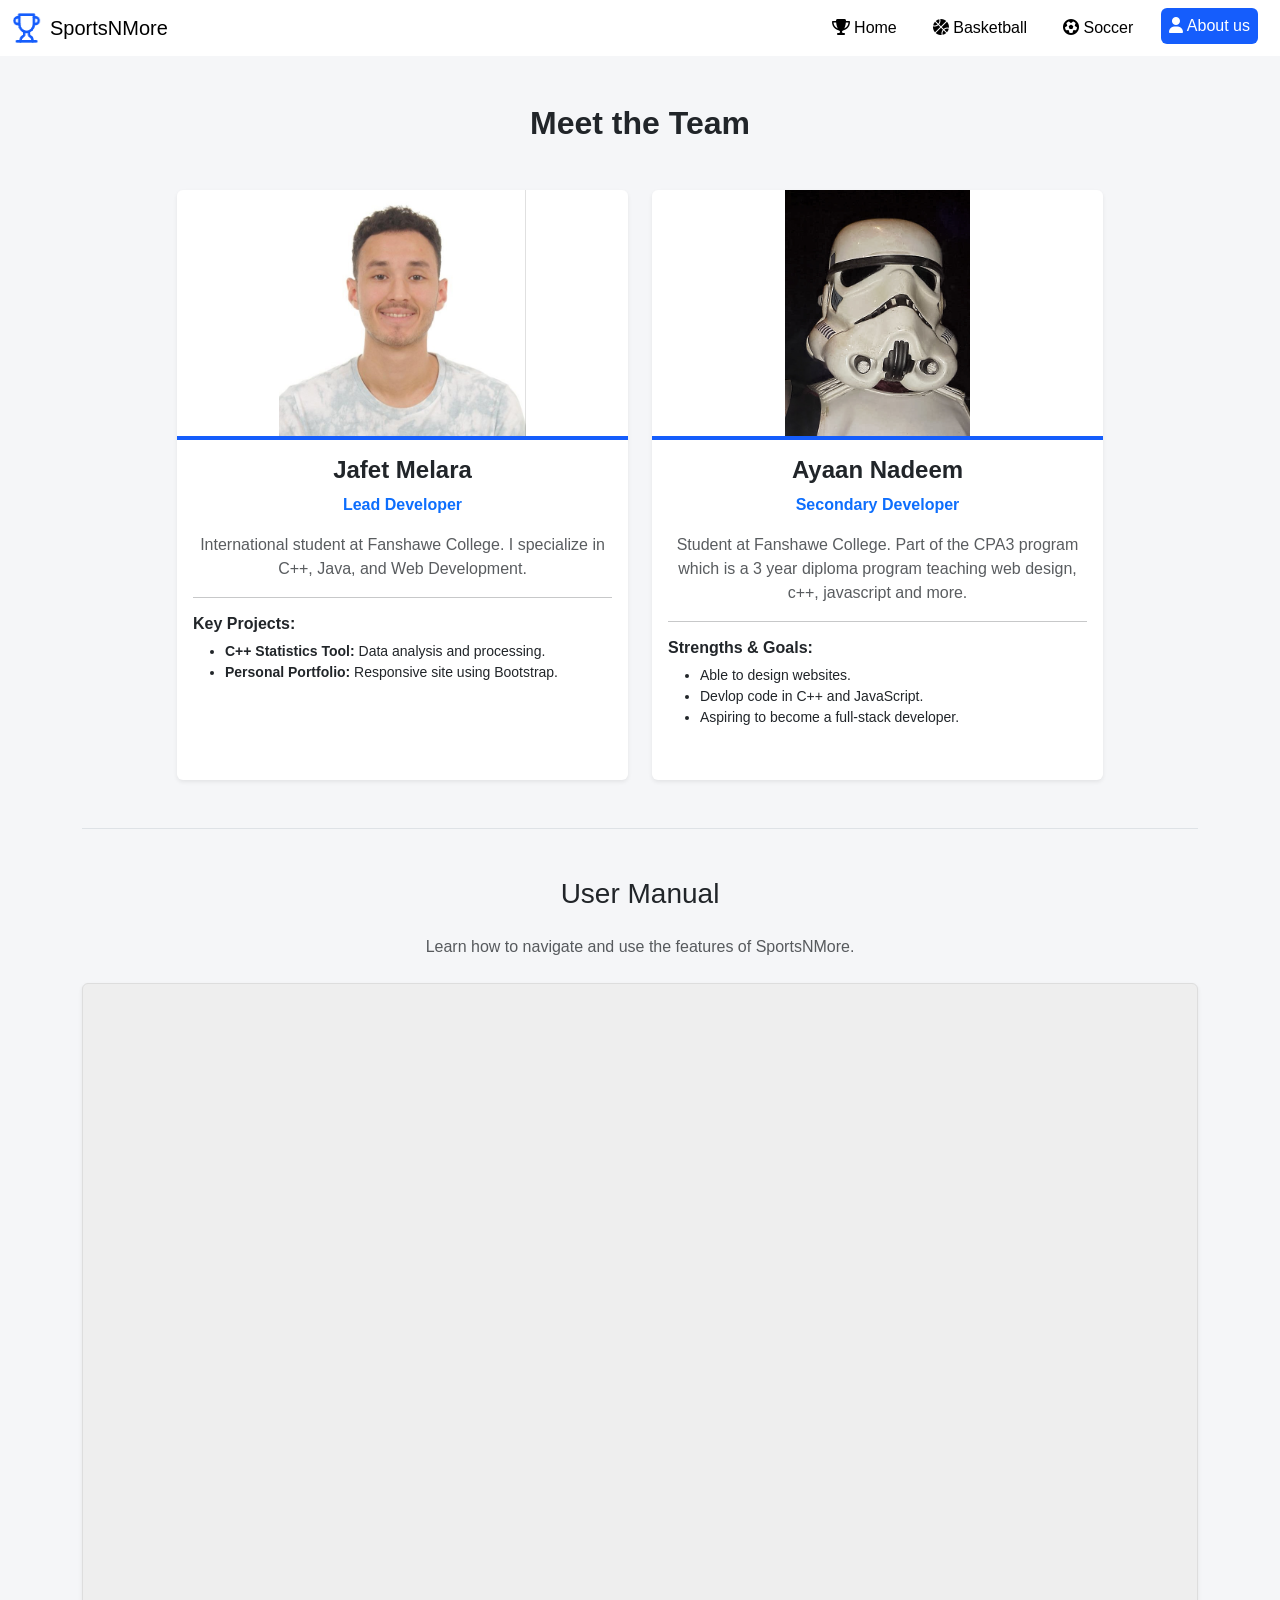
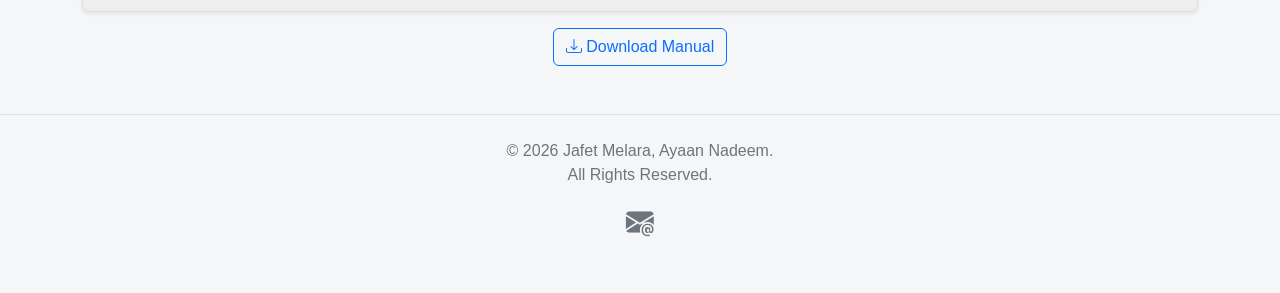
<file: SportsNMore/html/about.html>
<!DOCTYPE html>
<html lang="en">

<head>
    <meta charset="UTF-8">
    <meta name="viewport" content="width=device-width, initial-scale=1.0">
    <title>About Us - SportsNMore</title>

    <!-- Bootstrap CSS -->
    <link href="https://cdn.jsdelivr.net/npm/bootstrap@5.3.8/dist/css/bootstrap.min.css" rel="stylesheet"
        integrity="sha384-sRIl4kxILFvY47J16cr9ZwB07vP4J8+LH7qKQnuqkuIAvNWLzeN8tE5YBujZqJLB" crossorigin="anonymous">
    <!-- Bootstrap JS Bundle -->
    <script src="https://cdn.jsdelivr.net/npm/bootstrap@5.3.8/dist/js/bootstrap.bundle.min.js"
        integrity="sha384-FKyoEForCGlyvwx9Hj09JcYn3nv7wiPVlz7YYwJrWVcXK/BmnVDxM+D2scQbITxI"
        crossorigin="anonymous"></script>
    <!-- Bootstrap Icons -->
    <link rel="stylesheet" href="https://cdn.jsdelivr.net/npm/bootstrap-icons@1.11.3/font/bootstrap-icons.min.css">
    <!-- Custom CSS -->
    <link rel="stylesheet" href="https://cdnjs.cloudflare.com/ajax/libs/font-awesome/6.5.1/css/all.min.css">
    <link rel="stylesheet" href="../css/main.css">
</head>

<body>
    <!-- NAVIGATION -->
    <nav class="navbar navbar-expand-lg" data-bs-theme="light">
        <div class="container-fluid">
            <img src="../img/logo.png" alt="Logo - trophy" width="30" height="40"
                class="d-inline-block align-text-top me-2">
            <a class="navbar-brand" href="index.html">SportsNMore</a>
            <button class="navbar-toggler" type="button" data-bs-toggle="collapse"
                data-bs-target="#navbarSupportedContent" aria-controls="navbarSupportedContent" aria-expanded="false"
                aria-label="Toggle navigation">
                <span class="navbar-toggler-icon"></span>
            </button>
            <div class="collapse navbar-collapse" id="navbarSupportedContent">
                <ul class="navbar-nav ms-auto mb-2 mb-lg-0">
                    <li class="nav-item">
                        <a class="nav-link" href="index.html"><i class="fa-solid fas fa-trophy"></i> Home</a>
                    </li>
                    <li class="nav-item">
                        <a class="nav-link" href="basketball.html"><i class="fa-solid fa-basketball"></i> Basketball</a>
                    </li>
                    <li class="nav-item">
                        <a class="nav-link" href="soccer.html"> <i class="fa-solid fa-futbol"></i> Soccer</a>
                    </li>
                    <li class="nav-item">
                        <a class="nav-link active" href="about.html"> <i class="fa-solid fas fa-user"></i> About us</a>
                    </li>
                </ul>
            </div>
        </div>
    </nav>

    <!-- MAIN CONTENT -->
    <main class="container my-5">
        <h2 class="text-center mb-5 fw-bold">Meet the Team</h2>

        <!-- TEAM MEMBERS -->
        <div class="row g-4 justify-content-center">
            <!-- TEAM MEMBER 1 -->
            <div class="col-md-5">
                <div class="card h-100 border-0 shadow-sm profile-card">
                    <img src="../img/jafetMelara.jpg" class="card-img-top profile-img" alt="Jafet Melara">
                    <div class="card-body text-center">
                        <h4 class="card-title fw-bold">Jafet Melara</h4>
                        <p class="text-primary fw-semibold">Lead Developer</p>
                        <p class="card-text text-muted">International student at Fanshawe College. I specialize in C++,
                            Java, and Web Development.</p>
                        <hr>
                        <h6 class="fw-bold text-start">Key Projects:</h6>
                        <ul class="text-start small">
                            <li><strong>C++ Statistics Tool:</strong> Data analysis and processing.</li>
                            <li><strong>Personal Portfolio:</strong> Responsive site using Bootstrap.</li>
                        </ul>
                    </div>
                </div>
            </div>

            <!-- TEAM MEMBER 2 -->
            <div class="col-md-5">
                <div class="card h-100 border-0 shadow-sm profile-card">
                    <img src="../img/Starwars.jpg" class="card-img-top profile-img" alt="Ayaan Nadeem" title="https://share.google/ZrpSS0G3Ryx3iHhcw">
                    <div class="card-body text-center">
                        <h4 class="card-title fw-bold">Ayaan Nadeem</h4>
                        <p class="text-primary fw-semibold">Secondary Developer</p>
                        <p class="card-text text-muted">Student at Fanshawe College. Part of the CPA3 program which is a 
                            3 year diploma program teaching web design, c++, javascript and more.</p>
                        <hr>
                        <h6 class="fw-bold text-start">Strengths & Goals:</h6>
                        <ul class="text-start small">
                            <li>Able to design websites.</li>
                            <li>Devlop code in C++ and JavaScript.</li>
                            <li>Aspiring to become a full-stack developer.</li>
                        </ul>
                    </div>
                </div>
            </div>

        </div>

        <!-- USER MANUAL -->
        <section class="mt-5 pt-5 border-top">
            <h3 class="text-center mb-4">User Manual</h3>
            <p class="text-center text-muted mb-4">Learn how to navigate and use the features of SportsNMore.</p>

            <div class="ratio ratio-16x9 shadow-sm rounded overflow-hidden">
                <iframe src="../docs/UserManualSportsNMore.pdf" allow="autoplay"></iframe>
            </div>

            <div class="text-center mt-3">
                <a href="../docs/UserManualSportsNMore.pdf" download class="btn btn-outline-primary">
                    <i class="bi bi-download"></i> Download Manual
                </a>
            </div>
        </section>

    </main>

    <!-- FOOTER -->
    <footer class="py-4 my-4 border-top text-center">
        <p class="text-secondary">© 2026 Jafet Melara, Ayaan Nadeem. <br>All Rights Reserved.</p>
        <div class="d-flex justify-content-center">
            <a href="mailto:j_melarapaises@fanshawe.ca" class="text-secondary fs-3">
                <i class="bi bi-envelope-at-fill"></i>
            </a>
        </div>
    </footer>

</body>

</html>
</file>
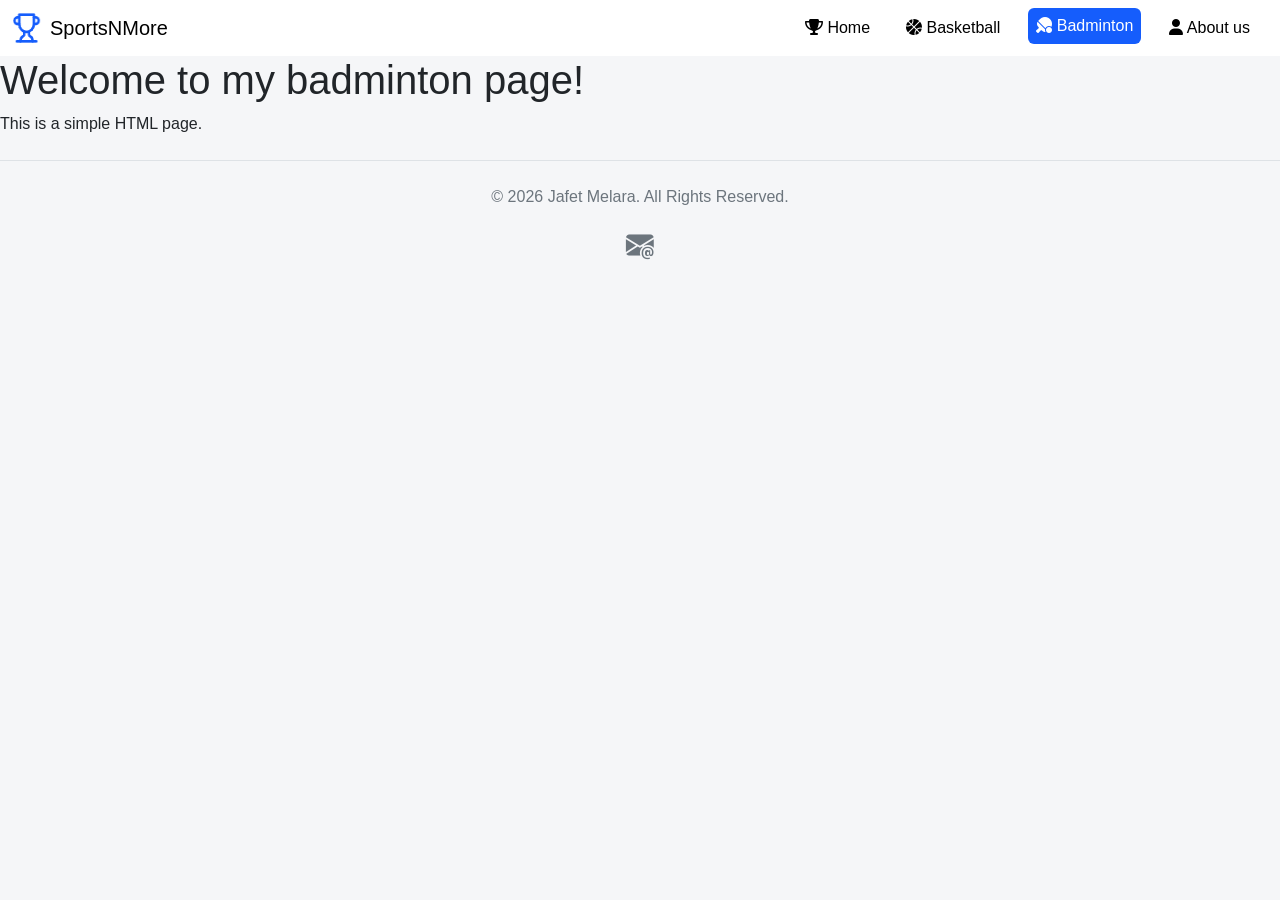
<file: SportsNMore/html/badminton.html>
<!DOCTYPE html>
<html lang="en">

<head>
    <meta charset="UTF-8">
    <meta name="viewport" content="width=device-width, initial-scale=1.0">
    <title>Jafet Melara - About</title>

    <!-- Bootstrap CSS -->
    <link href="https://cdn.jsdelivr.net/npm/bootstrap@5.3.8/dist/css/bootstrap.min.css" rel="stylesheet"
        integrity="sha384-sRIl4kxILFvY47J16cr9ZwB07vP4J8+LH7qKQnuqkuIAvNWLzeN8tE5YBujZqJLB" crossorigin="anonymous">
    <!-- Bootstrap JS Bundle -->
    <script src="https://cdn.jsdelivr.net/npm/bootstrap@5.3.8/dist/js/bootstrap.bundle.min.js"
        integrity="sha384-FKyoEForCGlyvwx9Hj09JcYn3nv7wiPVlz7YYwJrWVcXK/BmnVDxM+D2scQbITxI"
        crossorigin="anonymous"></script>
    <!-- Bootstrap Icons -->
    <link rel="stylesheet" href="https://cdn.jsdelivr.net/npm/bootstrap-icons@1.11.3/font/bootstrap-icons.min.css">
    <!-- Custom CSS -->
     <link rel="stylesheet" href="https://cdnjs.cloudflare.com/ajax/libs/font-awesome/6.5.1/css/all.min.css">

    <link rel="stylesheet" href="../css/main.css">
</head>

<body>

    <nav class="navbar navbar-expand-lg" data-bs-theme="light">
        <div class="container-fluid">
            <img src="../img/logo.png" alt="Logo - trophy" width="30" height="40" class="d-inline-block align-text-top me-2"> 
            <a class="navbar-brand" href="index.html">SportsNMore</a>
            <button class="navbar-toggler" type="button" data-bs-toggle="collapse"
                data-bs-target="#navbarSupportedContent" aria-controls="navbarSupportedContent" aria-expanded="false"
                aria-label="Toggle navigation">
                <span class="navbar-toggler-icon"></span>
            </button>
            <div class="collapse navbar-collapse" id="navbarSupportedContent">
                <ul class="navbar-nav ms-auto mb-2 mb-lg-0">
                    <li class="nav-item">
                        <a class="nav-link" href="index.html"><i class="fa-solid fas fa-trophy"></i> Home</a>
                    </li>
                    <li class="nav-item">
                        <a class="nav-link" href="basketball.html"><i class="fa-solid fa-basketball"></i> Basketball</a>
                    </li>
                    <li class="nav-item">
                        <a class="nav-link active" href="badminton.html"> <i class="fa-solid fa-table-tennis"></i> Badminton</a>
                    </li>
                     <li class="nav-item">
                        <a class="nav-link" href="about.html"> <i class="fa-solid fas fa-user"></i> About us</a>  
                    </li>
                </ul>
            </div>
        </div>
    </nav>

    <h1>Welcome to my badminton page!</h1>
    <p>This is a simple HTML page.</p>

    <footer class="py-4 my-4 border-top text-center">
        <p class="text-secondary">© 2026 Jafet Melara. All Rights Reserved.</p>
        <div class="d-flex justify-content-center">
            <a href="mailto:j_melarapaises@fanshawe.ca" class="text-secondary fs-3">
                <i class="bi bi-envelope-at-fill"></i>
            </a>
        </div>
    </footer>
</body>

</html>
</file>
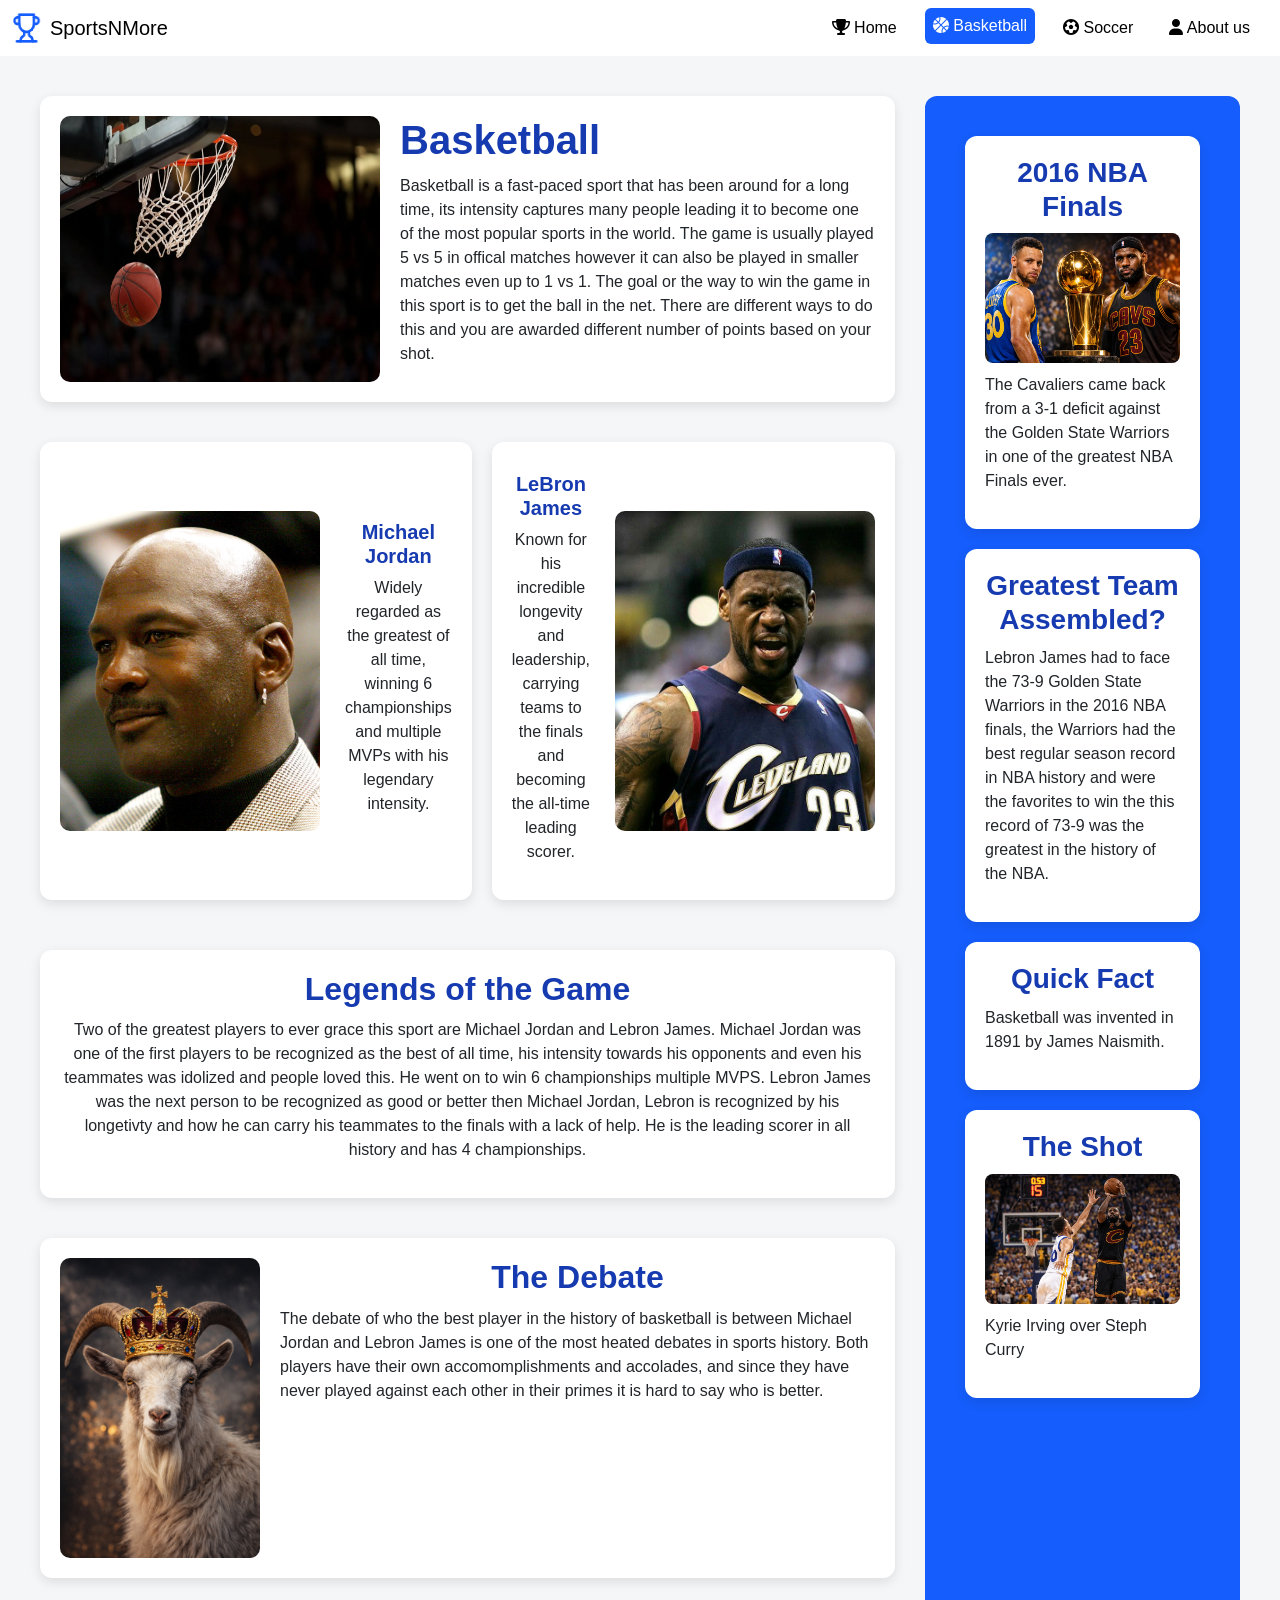
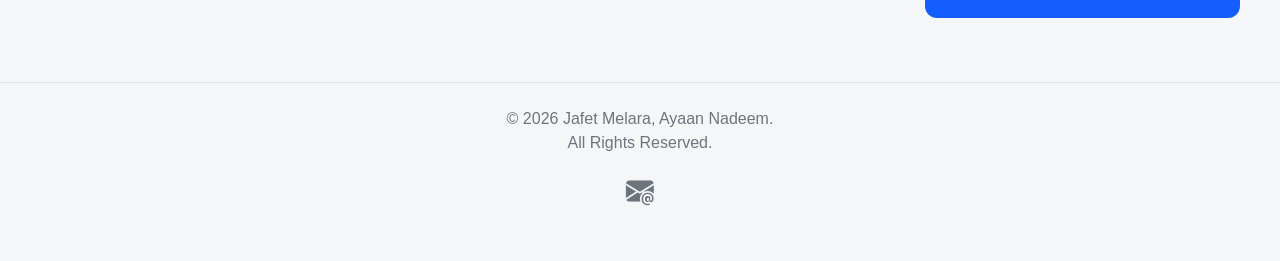
<file: SportsNMore/html/basketball.html>
<!DOCTYPE html>
<html lang="en">

<head>
    <meta charset="UTF-8">
    <meta name="viewport" content="width=device-width, initial-scale=1.0">
    <title>Basketball - SportsNMore</title>

    <!-- Bootstrap CSS -->
    <link href="https://cdn.jsdelivr.net/npm/bootstrap@5.3.8/dist/css/bootstrap.min.css" rel="stylesheet"
        integrity="sha384-sRIl4kxILFvY47J16cr9ZwB07vP4J8+LH7qKQnuqkuIAvNWLzeN8tE5YBujZqJLB" crossorigin="anonymous">
    <!-- Bootstrap JS Bundle -->
    <script src="https://cdn.jsdelivr.net/npm/bootstrap@5.3.8/dist/js/bootstrap.bundle.min.js"
        integrity="sha384-FKyoEForCGlyvwx9Hj09JcYn3nv7wiPVlz7YYwJrWVcXK/BmnVDxM+D2scQbITxI"
        crossorigin="anonymous"></script>
    <!-- Bootstrap Icons -->
    <link rel="stylesheet" href="https://cdn.jsdelivr.net/npm/bootstrap-icons@1.11.3/font/bootstrap-icons.min.css">
    <!-- Custom CSS -->
    <link rel="stylesheet" href="https://cdnjs.cloudflare.com/ajax/libs/font-awesome/6.5.1/css/all.min.css">

    <link rel="stylesheet" href="../css/main.css">
</head>

<body>

    <nav class="navbar navbar-expand-lg" data-bs-theme="light">
        <div class="container-fluid">
            <img src="../img/logo.png" alt="Logo - trophy" width="30" height="40"
                class="d-inline-block align-text-top me-2">
            <a class="navbar-brand" href="index.html">SportsNMore</a>
            <button class="navbar-toggler" type="button" data-bs-toggle="collapse"
                data-bs-target="#navbarSupportedContent" aria-controls="navbarSupportedContent" aria-expanded="false"
                aria-label="Toggle navigation">
                <span class="navbar-toggler-icon"></span>
            </button>
            <div class="collapse navbar-collapse" id="navbarSupportedContent">
                <ul class="navbar-nav ms-auto mb-2 mb-lg-0">
                    <li class="nav-item">
                        <a class="nav-link" href="index.html"><i class="fa-solid fas fa-trophy"></i> Home</a>
                    </li>
                    <li class="nav-item">
                        <a class="nav-link active" href="basketball.html"><i class="fa-solid fa-basketball"></i>
                            Basketball</a>
                    </li>
                    <li class="nav-item">
                        <a class="nav-link" href="soccer.html"> <i class="fa-solid fa-futbol"></i> Soccer</a>
                    </li>
                    <li class="nav-item">
                        <a class="nav-link" href="about.html"> <i class="fa-solid fas fa-user"></i> About us</a>
                    </li>
                </ul>
            </div>
        </div>
    </nav>




    <main class="basketball-page">
        <div class="basketball-layout">

            <section class="basketball-main">


                <div class="intro-box">
                    <img src="../img/basketball.png" alt="Basketball" class="intro-img">

                    <div class="intro-text">
                        <h1>Basketball</h1>
                        <p>

                            Basketball is a fast-paced sport that has been around for a long time, its intensity
                            captures many people leading it
                            to become one of the most popular sports in the world. The game is usually played 5 vs 5 in
                            offical matches however
                            it can also be played in smaller matches even up to 1 vs 1. The goal or the way to win the
                            game in this sport is to
                            get the ball in the net. There are different ways to do this and you are awarded different
                            number of points based on your shot.

                        </p>
                    </div>
                </div>


                <div class="players-box">
                    <div class="soccer-section"> <img src="../img/Michael_Jordan.jpg" alt="Michael Jordan"
                            class="soccer-img">
                        <div class="soccer-text">
                            <h4 class="player-name">Michael Jordan</h4>
                            <p>Widely regarded as the greatest of all time, winning 6 championships and multiple MVPs
                                with his legendary intensity.</p>
                        </div>
                    </div>

                    <div class="soccer-section reverse"> <img src="../img/LEBRON.jpg" alt="LeBron James"
                            class="soccer-img">
                        <div class="soccer-text">
                            <h4 class="player-name">LeBron James</h4>
                            <p>Known for his incredible longevity and leadership, carrying teams to the finals and
                                becoming the all-time leading scorer.</p>
                        </div>
                    </div>
                </div>


                <div class="players-text">

                    <h2>Legends of the Game</h2>
                    <p>

                        Two of the greatest players to ever grace this sport are Michael Jordan
                        and Lebron James. Michael Jordan was one of the first players to be recognized as the best of
                        all time,
                        his intensity towards his opponents and even his teammates was idolized and people loved this.
                        He went on to win 6 championships
                        multiple MVPS. Lebron James was the next person to be recognized as good or better then Michael
                        Jordan, Lebron is recognized by his
                        longetivty and how he can carry his teammates to the finals with a lack of help. He is the
                        leading scorer in all history and has 4 championships.

                    </p>
                </div>

                <div class="debate-box">

                    <img src="../img/ChatGPT Image Mar 30, 2026, 01_31_12 PM.png" alt="GOAT Debate" class="debate-img">

                    <div class="debate-text">

                        <h2>The Debate</h2>
                        <p>

                            The debate of who the best player in the history of basketball is between Michael Jordan and
                            Lebron James
                            is one of the most heated debates in sports history. Both players have their own
                            accomomplishments and accolades,
                            and since they have never played against each other in their primes it is hard to say who is
                            better.

                        </p>
                    </div>
                </div>

            </section>

            <aside class="basketball-sidebar">

                <div class="sidebar-box">

                    <h3>
                        <a href="https://youtu.be/Mxv5h-RZWVs?si=pxkY9YtsK5wpkKJq" target="_blank">2016 NBA Finals</a>
                    </h3>
                    <img src="../img/ChatGPT Image Mar 30, 2026, 01_11_35 PM.png" alt="2016 NBA Finals"
                        class="sidebar-img">

                    <p>

                        The Cavaliers came back from a 3-1 deficit against the Golden State Warriors in one of the
                        greatest NBA Finals ever.

                    </p>
                </div>

                <div class="sidebar-box">

                    <h3>Greatest Team Assembled?</h3>
                    <p>

                        Lebron James had to face the 73-9 Golden State Warriors in the 2016 NBA finals, the Warriors had
                        the best regular season record in NBA history and were the favorites to win the
                        this record of 73-9 was the greatest in the history of the NBA.

                    </p>
                </div>

                <div class="sidebar-box">

                    <h3>Quick Fact</h3>
                    <p>

                        Basketball was invented in 1891 by James Naismith.

                    </p>
                </div>

                <div class="sidebar-box">

                    <h3>The Shot</h3>

                    <img src="../img/ChatGPT Image Mar 30, 2026, 01_18_17 PM.png" alt="Kyrie Irving Game 7 Shot"
                        class="sidebar-img">

                    <p>

                        Kyrie Irving over Steph Curry

                    </p>

                </div>
            </aside>

        </div>
    </main>

    <footer class="py-4 my-4 border-top text-center">
        <p class="text-secondary">© 2026 Jafet Melara, Ayaan Nadeem. <br>All Rights Reserved.</p>
        <div class="d-flex justify-content-center">
            <a href="mailto:j_melarapaises@fanshawe.ca" class="text-secondary fs-3">
                <i class="bi bi-envelope-at-fill"></i>
            </a>
        </div>
    </footer>
</body>

</html>
</file>
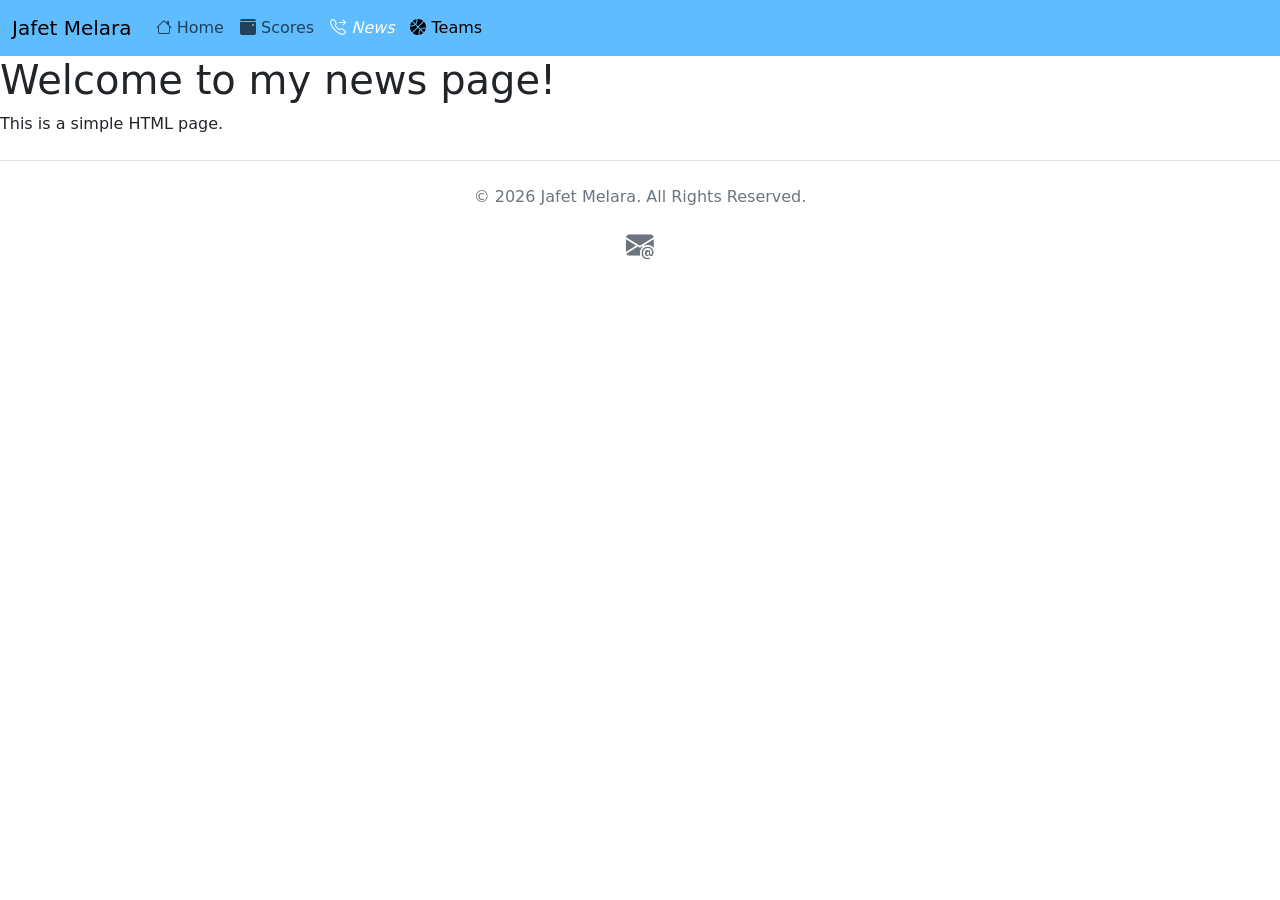
<file: SportsNMore/html/news.html>
<!DOCTYPE html>
<html lang="en">

<head>
    <meta charset="UTF-8">
    <meta name="viewport" content="width=device-width, initial-scale=1.0">
    <title>Jafet Melara - Contact</title>

    <!-- Bootstrap CSS -->
    <link href="https://cdn.jsdelivr.net/npm/bootstrap@5.3.8/dist/css/bootstrap.min.css" rel="stylesheet"
        integrity="sha384-sRIl4kxILFvY47J16cr9ZwB07vP4J8+LH7qKQnuqkuIAvNWLzeN8tE5YBujZqJLB" crossorigin="anonymous">
    <!-- Bootstrap JS Bundle -->
    <script src="https://cdn.jsdelivr.net/npm/bootstrap@5.3.8/dist/js/bootstrap.bundle.min.js"
        integrity="sha384-FKyoEForCGlyvwx9Hj09JcYn3nv7wiPVlz7YYwJrWVcXK/BmnVDxM+D2scQbITxI"
        crossorigin="anonymous"></script>
    <!-- Bootstrap Icons -->
    <link rel="stylesheet" href="https://cdn.jsdelivr.net/npm/bootstrap-icons@1.11.3/font/bootstrap-icons.min.css">
    <!-- Custom CSS -->
    <link rel="stylesheet" href="https://cdnjs.cloudflare.com/ajax/libs/font-awesome/6.5.1/css/all.min.css">
</head>

<body>

    <nav class="navbar navbar-expand-lg" style="background-color: #5ebcff;" data-bs-theme="light">
        <div class="container-fluid">
            <a class="navbar-brand" href="index.html"> Jafet Melara </a>
            <button class="navbar-toggler" type="button" data-bs-toggle="collapse"
                data-bs-target="#navbarSupportedContent" aria-controls="navbarSupportedContent" aria-expanded="false"
                aria-label="Toggle navigation">
                <span class="navbar-toggler-icon"></span>
            </button>
            <div class="collapse navbar-collapse" id="navbarSupportedContent">
                <ul class="navbar-nav me-auto mb-2 mb-lg-0">
                    <li class="nav-item">
                        <a class="nav-link" aria-current="page" href="index.html"><i class="bi bi-house"></i> Home</a>
                    </li>
                    <li class="nav-item">
                        <a class="nav-link" href="scores.html"><i class="bi bi-calendar3-event-fill"></i> Scores</a>
                    </li>
                    <li class="nav-item">
                        <a class="nav-link active" href="news.html"> <i class="bi bi-telephone-forward"
                                style="color: white;"> News</i></a>
                    </li>
                     <li class="nav-item">
                        <a class="nav-link active" href="teams.html" > <i class="fa-solid fa-basketball" ></i> Teams</a>  
                    </li>
                </ul>
            </div>
        </div>
    </nav>

    <h1>Welcome to my news page!</h1>
    <p>This is a simple HTML page.</p>

    <footer class="py-4 my-4 border-top text-center">
        <p class="text-secondary">© 2026 Jafet Melara. All Rights Reserved.</p>
        <div class="d-flex justify-content-center">
            <a href="mailto:j_melarapaises@fanshawe.ca" class="text-secondary fs-3">
                <i class="bi bi-envelope-at-fill"></i>
            </a>
        </div>
    </footer>
</body>

</html>
</file>
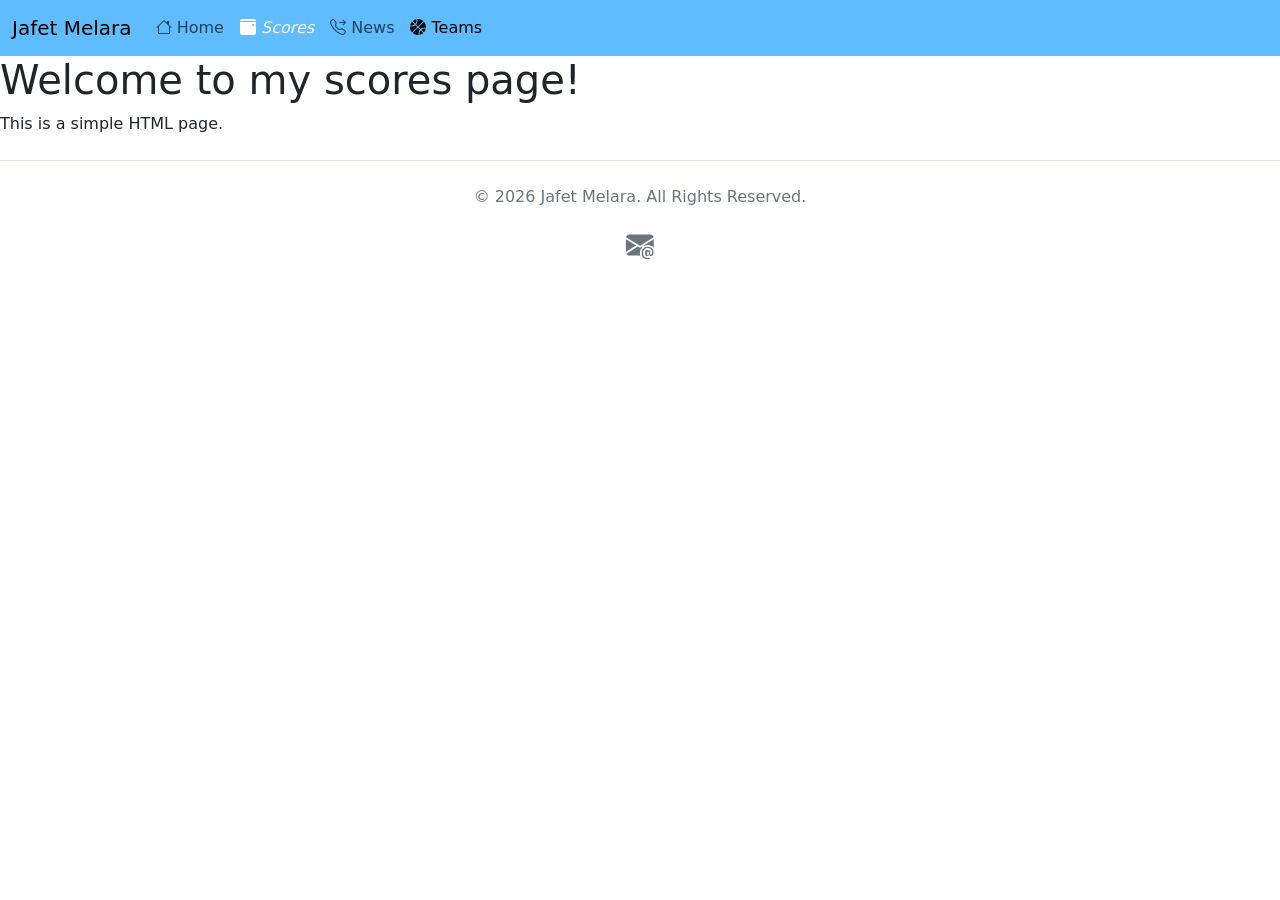
<file: SportsNMore/html/scores.html>
<!DOCTYPE html>
<html lang="en">

<head>
    <meta charset="UTF-8">
    <meta name="viewport" content="width=device-width, initial-scale=1.0">
    <title>Jafet Melara - About</title>

    <!-- Bootstrap CSS -->
    <link href="https://cdn.jsdelivr.net/npm/bootstrap@5.3.8/dist/css/bootstrap.min.css" rel="stylesheet"
        integrity="sha384-sRIl4kxILFvY47J16cr9ZwB07vP4J8+LH7qKQnuqkuIAvNWLzeN8tE5YBujZqJLB" crossorigin="anonymous">
    <!-- Bootstrap JS Bundle -->
    <script src="https://cdn.jsdelivr.net/npm/bootstrap@5.3.8/dist/js/bootstrap.bundle.min.js"
        integrity="sha384-FKyoEForCGlyvwx9Hj09JcYn3nv7wiPVlz7YYwJrWVcXK/BmnVDxM+D2scQbITxI"
        crossorigin="anonymous"></script>
    <!-- Bootstrap Icons -->
    <link rel="stylesheet" href="https://cdn.jsdelivr.net/npm/bootstrap-icons@1.11.3/font/bootstrap-icons.min.css">
    <!-- Custom CSS -->
     <link rel="stylesheet" href="https://cdnjs.cloudflare.com/ajax/libs/font-awesome/6.5.1/css/all.min.css">
</head>

<body>

    <nav class="navbar navbar-expand-lg" style="background-color: #5ebcff;" data-bs-theme="light">
        <div class="container-fluid">
            <a class="navbar-brand" href="index.html"> Jafet Melara </a>
            <button class="navbar-toggler" type="button" data-bs-toggle="collapse"
                data-bs-target="#navbarSupportedContent" aria-controls="navbarSupportedContent" aria-expanded="false"
                aria-label="Toggle navigation">
                <span class="navbar-toggler-icon"></span>
            </button>
            <div class="collapse navbar-collapse" id="navbarSupportedContent">
                <ul class="navbar-nav me-auto mb-2 mb-lg-0">
                    <li class="nav-item">
                        <a class="nav-link" aria-current="page" href="index.html"><i class="bi bi-house"></i> Home</a>
                    </li>
                    <li class="nav-item">
                        <a class="nav-link active" href="scores.html"><i class="bi bi-calendar3-event-fill"
                                style="color: white;"> Scores</i></a>
                    </li>
                    <li class="nav-item">
                        <a class="nav-link" href="news.html"> <i class="bi bi-telephone-forward"></i> News</a>
                    </li>
                    <li class="nav-item">
                        <a class="nav-link active" href="teams.html" > <i class="fa-solid fa-basketball"></i> Teams</a>  
                    </li>
                </ul>
            </div>
        </div>
    </nav>

    <h1>Welcome to my scores page!</h1>
    <p>This is a simple HTML page.</p>

    <footer class="py-4 my-4 border-top text-center">
        <p class="text-secondary">© 2026 Jafet Melara. All Rights Reserved.</p>
        <div class="d-flex justify-content-center">
            <a href="mailto:j_melarapaises@fanshawe.ca" class="text-secondary fs-3">
                <i class="bi bi-envelope-at-fill"></i>
            </a>
        </div>
    </footer>
</body>

</html>
</file>
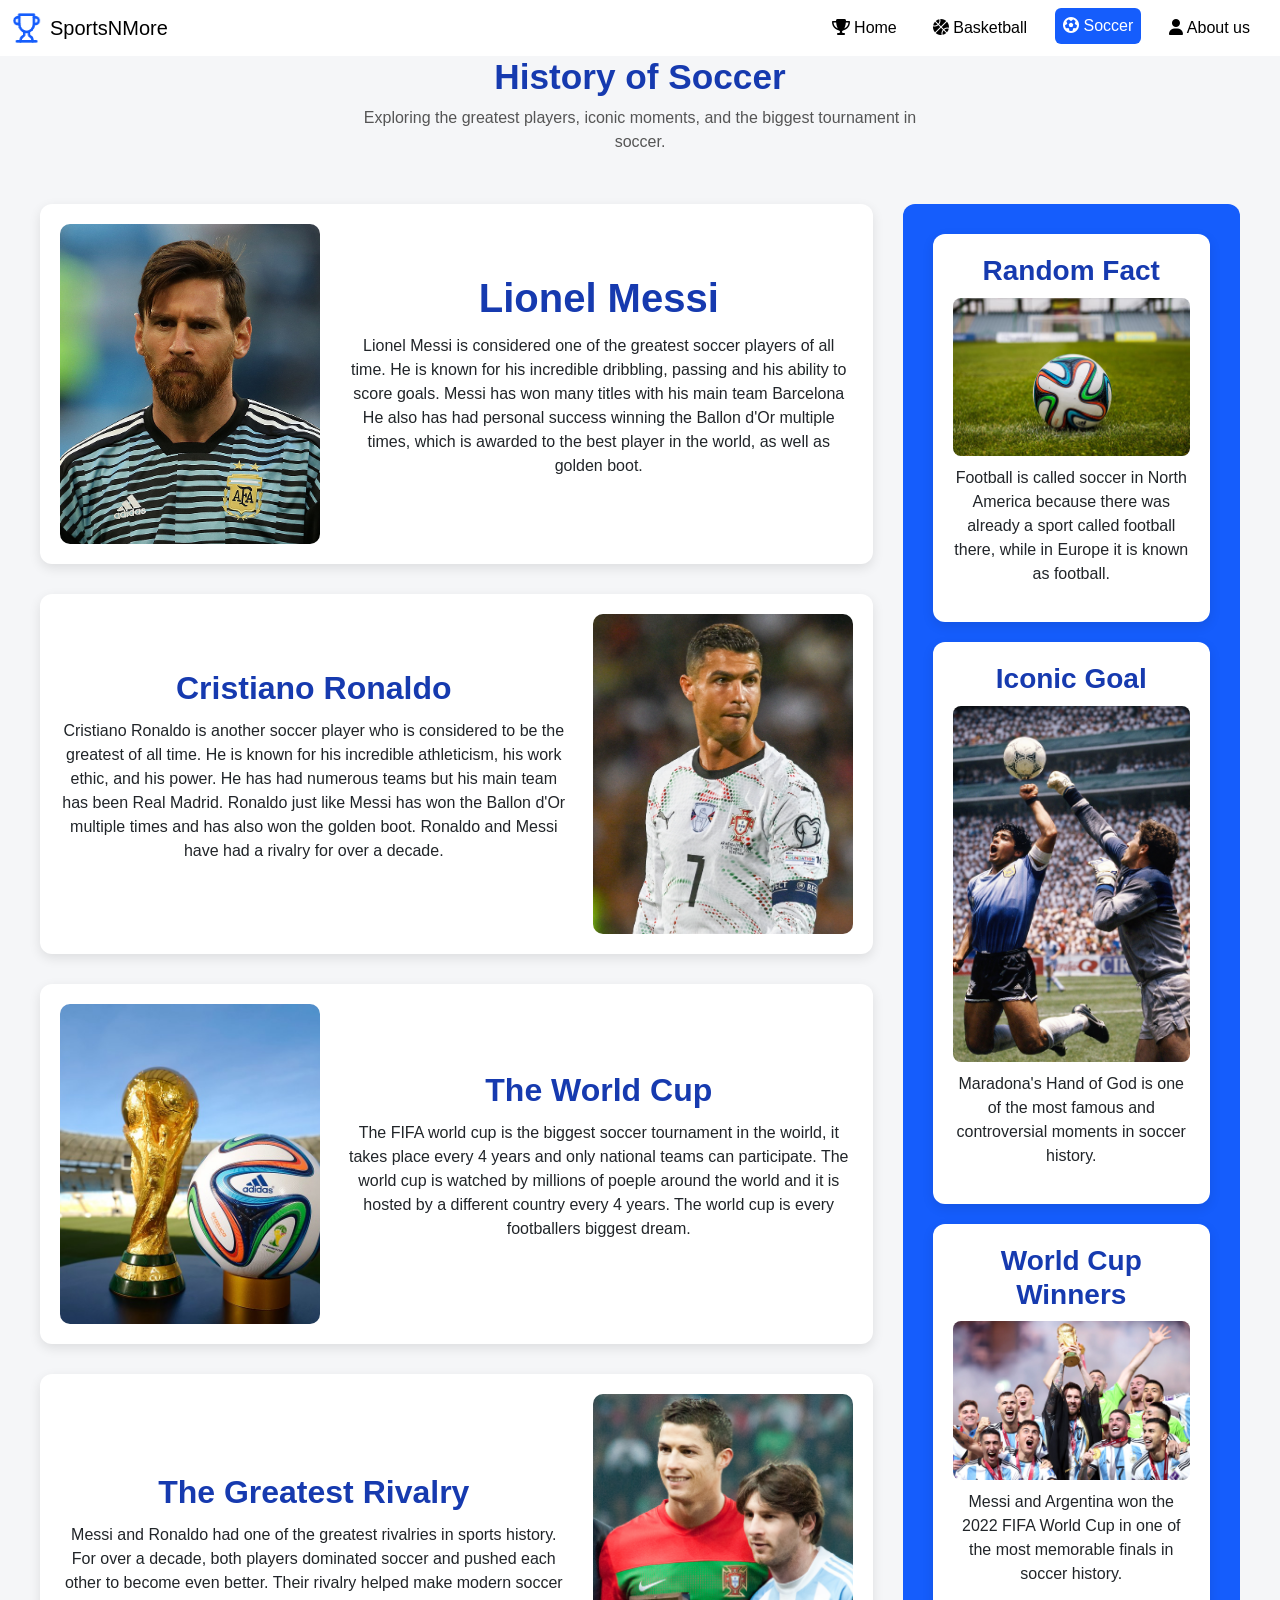
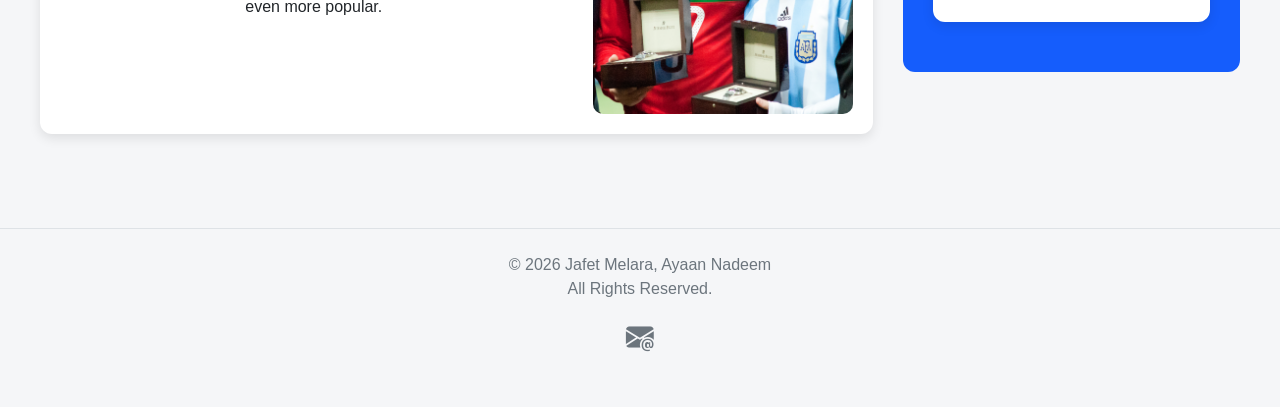
<file: SportsNMore/html/soccer.html>
<!DOCTYPE html>
<html lang="en">

<head>
    <meta charset="UTF-8">
    <meta name="viewport" content="width=device-width, initial-scale=1.0">
    <title>Soccer - SportsNMore</title>

    <!-- Bootstrap CSS -->
    <link href="https://cdn.jsdelivr.net/npm/bootstrap@5.3.8/dist/css/bootstrap.min.css" rel="stylesheet"
        integrity="sha384-sRIl4kxILFvY47J16cr9ZwB07vP4J8+LH7qKQnuqkuIAvNWLzeN8tE5YBujZqJLB" crossorigin="anonymous">
    <!-- Bootstrap JS Bundle -->
    <script src="https://cdn.jsdelivr.net/npm/bootstrap@5.3.8/dist/js/bootstrap.bundle.min.js"
        integrity="sha384-FKyoEForCGlyvwx9Hj09JcYn3nv7wiPVlz7YYwJrWVcXK/BmnVDxM+D2scQbITxI"
        crossorigin="anonymous"></script>
    <!-- Bootstrap Icons -->
    <link rel="stylesheet" href="https://cdn.jsdelivr.net/npm/bootstrap-icons@1.11.3/font/bootstrap-icons.min.css">
    <!-- Custom CSS -->
    <link rel="stylesheet" href="https://cdnjs.cloudflare.com/ajax/libs/font-awesome/6.5.1/css/all.min.css">

    <link rel="stylesheet" href="../css/main.css">

</head>

<body>

    <nav class="navbar navbar-expand-lg" data-bs-theme="light">
        <div class="container-fluid">
            <img src="../img/logo.png" alt="Logo - trophy" width="30" height="40"
                class="d-inline-block align-text-top me-2">
            <a class="navbar-brand" href="index.html">SportsNMore</a>
            <button class="navbar-toggler" type="button" data-bs-toggle="collapse"
                data-bs-target="#navbarSupportedContent" aria-controls="navbarSupportedContent" aria-expanded="false"
                aria-label="Toggle navigation">
                <span class="navbar-toggler-icon"></span>
            </button>
            <div class="collapse navbar-collapse" id="navbarSupportedContent">
                <ul class="navbar-nav ms-auto mb-2 mb-lg-0">
                    <li class="nav-item">
                        <a class="nav-link" href="index.html"><i class="fa-solid fas fa-trophy"></i> Home</a>
                    </li>
                    <li class="nav-item">
                        <a class="nav-link" href="basketball.html"><i class="fa-solid fa-basketball"></i> Basketball</a>
                    </li>
                    <li class="nav-item">
                        <a class="nav-link active" href="soccer.html"> <i class="fa-solid fa-futbol"></i> Soccer</a>
                    </li>
                    <li class="nav-item">
                        <a class="nav-link" href="about.html"> <i class="fa-solid fas fa-user"></i> About us</a>
                    </li>
                </ul>
            </div>
        </div>
    </nav>


    <main class="soccer-page">

        <div class="soccer-header">
            <h1>History of Soccer</h1>

            <p>

                Exploring the greatest players, iconic moments, and the biggest tournament in soccer.

            </p>

        </div>
        <div class="soccer-layout">

            <section class="soccer-main">

                <div class="soccer-section">

                    <img src="../img/Messi.jpg" alt="Lionel Messi" class="soccer-img">
                    <div class="soccer-text">

                        <h1>Lionel Messi</h1>
                        <p>

                            Lionel Messi is considered one of the greatest soccer players of all time. He is known for
                            his incredible dribbling,
                            passing and his ability to score goals. Messi has won many titles with his main team
                            Barcelona He also has had personal
                            success winning the Ballon d'Or multiple times, which is awarded to the best player in the
                            world, as well as golden boot.

                        </p>
                    </div>
                </div>

                <div class="soccer-section reverse">

                    <img src="../img/Ronaldo...jpg" alt="Cristiano Ronaldo" class="soccer-img">
                    <div class="soccer-text">

                        <h2>Cristiano Ronaldo</h2>
                        <p>

                            Cristiano Ronaldo is another soccer player who is considered to be the greatest of all time.
                            He is known for his incredible
                            athleticism, his work ethic, and his power. He has had numerous teams but his main team has
                            been Real Madrid. Ronaldo just
                            like Messi has won the Ballon d'Or multiple times and has also won the golden boot. Ronaldo
                            and Messi have had a rivalry for over a decade.

                        </p>
                    </div>
                </div>

                <div class="soccer-section">

                    <img src="../img/World.jpg" alt="FIFA World Cup" class="soccer-img">
                    <div class="soccer-text">

                        <h2>The World Cup</h2>
                        <p>

                            The FIFA world cup is the biggest soccer tournament in the woirld, it takes place every 4
                            years and
                            only national teams can participate. The world cup is watched by millions of poeple around
                            the world
                            and it is hosted by a different country every 4 years. The world cup is every footballers
                            biggest dream.

                        </p>
                    </div>
                </div>


                <div class="soccer-section reverse">

                    <img src="../img/Messi And Ronaldo.jpg" alt="Messi vs Ronaldo" class="soccer-img">

                    <div class="soccer-text">
                        <h2>The Greatest Rivalry</h2>

                        <p>

                            Messi and Ronaldo had one of the greatest rivalries in sports history.
                            For over a decade, both players dominated soccer and pushed each other
                            to become even better. Their rivalry helped make modern soccer even more popular.

                        </p>
                    </div>

                </div>

            </section>

            <aside class="soccer-sidebar">

                <div class="soccer-card">

                    <h3>Random Fact</h3>
                    <img src="../img/Soccer ball.jpg" alt="Soccer ball on field" class="sidebar-soccer-img">
                    <p>

                        Football is called soccer in North America because there was already a sport called football
                        there,
                        while in Europe it is known as football.

                    </p>
                </div>

                <div class="soccer-card">

                    <h3>Iconic Goal</h3>
                    <a href="https://youtu.be/-ccNkksrfls?si=rtnpzb4C409qDZuk" target="_blank">
                        <img src="../img/ChatGPT Image Mar 30, 2026, 01_42_13 PM.png" alt="Maradona Hand of God"
                            class="sidebar-soccer-img">
                    </a>

                    <p>

                        Maradona's Hand of God is one of the most famous and controversial moments in soccer history.

                    </p>
                </div>

                <div class="soccer-card">

                    <h3>World Cup Winners</h3>
                    <a href="https://youtu.be/zhEWqfP6V_w?si=XP_lojdE1-Bl9MZc" target="_blank">
                        <img src="../img/World cup win.jpg" alt="Messi and Argentina World Cup win"
                            class="sidebar-soccer-img">
                    </a>
                    <p>
                        Messi and Argentina won the 2022 FIFA World Cup in one of the most memorable finals in soccer
                        history.

                    </p>
                </div>

            </aside>

        </div>
    </main>


    <footer class="py-4 my-4 border-top text-center">
        <p class="text-secondary">© 2026 Jafet Melara, Ayaan Nadeem <br>All Rights Reserved.</p>
        <div class="d-flex justify-content-center">
            <a href="mailto:j_melarapaises@fanshawe.ca" class="text-secondary fs-3">
                <i class="bi bi-envelope-at-fill"></i>
            </a>
        </div>
    </footer>
</body>

</html>
</file>
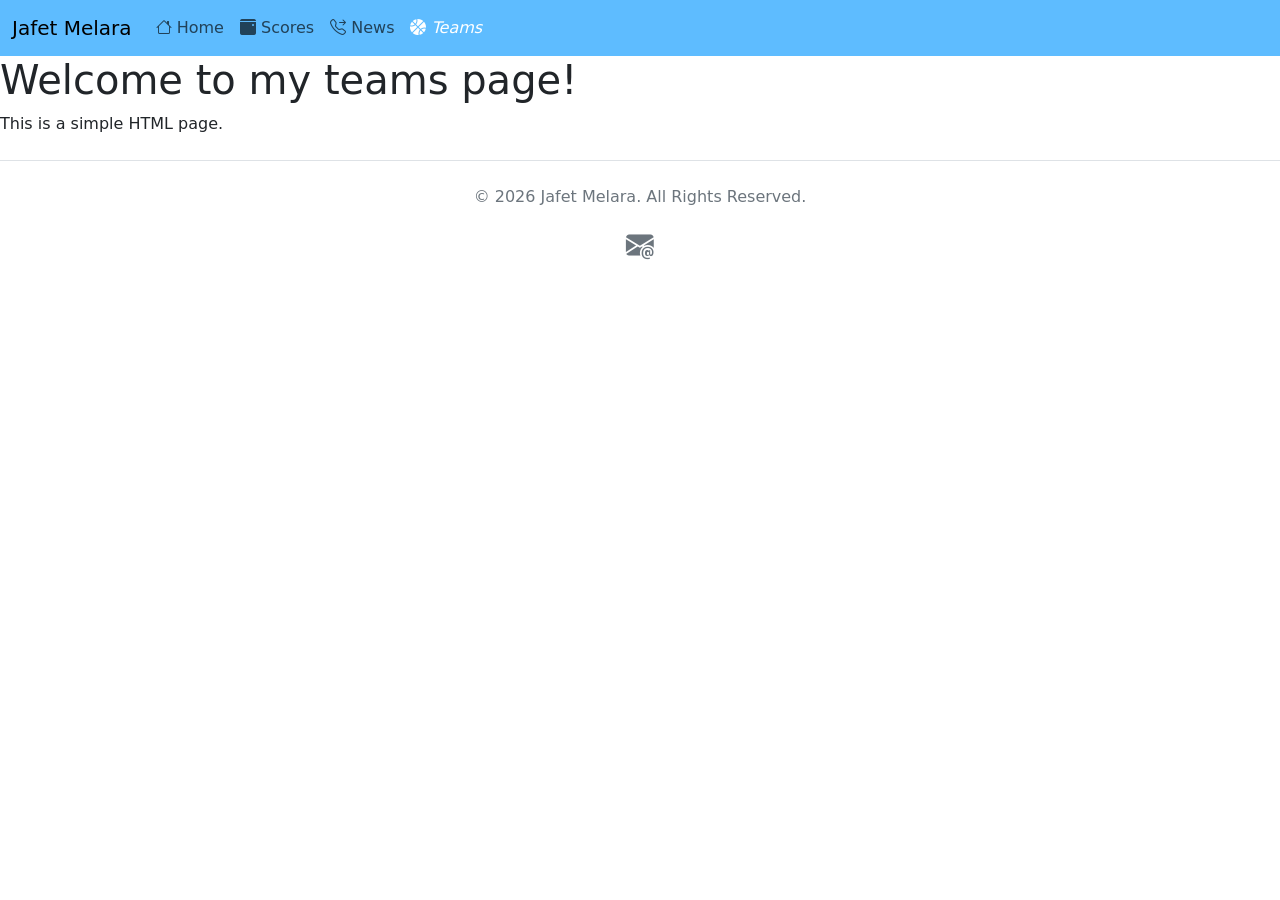
<file: SportsNMore/html/teams.html>
<!DOCTYPE html>
<html lang="en">

<head>
    <meta charset="UTF-8">
    <meta name="viewport" content="width=device-width, initial-scale=1.0">
    <title>Jafet Melara - Basketball</title>

    <!-- Bootstrap CSS -->
    <link href="https://cdn.jsdelivr.net/npm/bootstrap@5.3.8/dist/css/bootstrap.min.css" rel="stylesheet"
        integrity="sha384-sRIl4kxILFvY47J16cr9ZwB07vP4J8+LH7qKQnuqkuIAvNWLzeN8tE5YBujZqJLB" crossorigin="anonymous">
    <!-- Bootstrap JS Bundle -->
    <script src="https://cdn.jsdelivr.net/npm/bootstrap@5.3.8/dist/js/bootstrap.bundle.min.js"
        integrity="sha384-FKyoEForCGlyvwx9Hj09JcYn3nv7wiPVlz7YYwJrWVcXK/BmnVDxM+D2scQbITxI"
        crossorigin="anonymous"></script>
    <!-- Bootstrap Icons -->
    <link rel="stylesheet" href="https://cdn.jsdelivr.net/npm/bootstrap-icons@1.11.3/font/bootstrap-icons.min.css">
    <!-- Custom CSS -->
    <link rel="stylesheet" href="https://cdnjs.cloudflare.com/ajax/libs/font-awesome/6.5.1/css/all.min.css">
</head>

<body>

    <nav class="navbar navbar-expand-lg" style="background-color: #5ebcff;" data-bs-theme="light">
        <div class="container-fluid">
            <a class="navbar-brand" href="index.html"> Jafet Melara </a>
            <button class="navbar-toggler" type="button" data-bs-toggle="collapse"
                data-bs-target="#navbarSupportedContent" aria-controls="navbarSupportedContent" aria-expanded="false"
                aria-label="Toggle navigation">
                <span class="navbar-toggler-icon"></span>
            </button>
            <div class="collapse navbar-collapse" id="navbarSupportedContent">
                <ul class="navbar-nav me-auto mb-2 mb-lg-0">
                    <li class="nav-item">
                        <a class="nav-link" aria-current="page" href="index.html"><i class="bi bi-house"></i> Home</a>
                    </li>
                    <li class="nav-item">
                        <a class="nav-link" href="scores.html"><i class="bi bi-calendar3-event-fill"></i> Scores</a>
                    </li>
                    <li class="nav-item">
                        <a class="nav-link" href="news.html"><i class="bi bi-telephone-forward"></i> News</a>
                    </li>
                    <li class="nav-item">
                        <a class="nav-link active" href="teams.html" style="color: white; font-style: italic;"> 
                            <i class="fa-solid fa-basketball" style="color: white;"></i> Teams</a>
                    </li>
                </ul>
            </div>
        </div>
    </nav>

    <h1>Welcome to my teams page!</h1>
    <p>This is a simple HTML page.</p>

    <footer class="py-4 my-4 border-top text-center">
        <p class="text-secondary">© 2026 Jafet Melara. All Rights Reserved.</p>
        <div class="d-flex justify-content-center">
            <a href="mailto:j_melarapaises@fanshawe.ca" class="text-secondary fs-3">
                <i class="bi bi-envelope-at-fill"></i>
            </a>
        </div>
    </footer>
</body>

</html>
</file>
<file: SportsNMore/css/main.css>
/* ============== GENERAL STYLES - SHARED BETWEEN PAGES ============== */

body {
    background-color: #f5f6f8;
    font-family: Arial, sans-serif;
}

/* NAVBAR STYLES - SHARED */
nav {
    background-color: #ffffff;
}

.nav-link {
    color: rgb(0, 0, 0);
    margin: 0 10px;
}

.nav-link.active {
    background-color: #155dfc;
    border-radius: 6px;
    padding: 6px 12px;
    color: white !important;
}

/* FOOTER STYLES - SHARED */
.footer {
    background-color: #0b1a2f; 
    color: white;
    padding: 40px 0;
    margin-top: 60px;
}


/* ============== HOME PAGE SPECIFIC STYLES ============== */

/* HERO SECTION */
.hero-section {
    background-color: #163aaf;
    color: white;
    padding: 60px 20px;
}

.hero-section h1 {
    font-weight: bold;
    margin-bottom: 15px;
}

.hero-section p {
    max-width: 600px;
    margin: auto;
}

/* FEATURED GAMES CARDS */
.score-card {
    background: white;
    border-radius: 12px;
    overflow: hidden;
    box-shadow: 0 4px 12px rgba(0, 0, 0, 0.1);
    width: 100%;
    max-width: 350px;
    margin: 15px;
}

.card-image-container {
    position: relative;
    height: 150px;
}

.card-image-container img {
    width: 100%;
    height: 100%;
    object-fit: cover;
}

.badge-live {
    position: absolute;
    top: 10px;
    right: 10px;
    background-color: #d90429;
    color: white;
    padding: 2px 12px;
    border-radius: 20px;
    font-size: 0.75rem;
    font-weight: bold;
}

.card-content {
    padding: 20px;
}

.sport-category {
    font-weight: bold;
    font-size: 0.9rem;
    margin-bottom: 15px;
}

.match-details {
    display: flex;
    justify-content: space-between;
    align-items: center;
}

.team {
    display: flex;
    flex-direction: column;
    flex: 1;
}

.team-name {
    font-size: 0.85rem;
    color: #666;
    margin-bottom: 5px;
}

.score {
    font-size: 1.8rem;
    font-weight: 800;
    color: #1a1a1a;
}

.vs-divider {
    font-style: italic;
    color: #ccc;
    font-size: 0.8rem;
    padding: 0 15px;
    margin-top: 20px;
}

.text-end {
    text-align: right;
}

.sportscards {
    display: flex;
    justify-content: center;
    flex-wrap: wrap;
    gap: 20px;
    margin-top: 40px;
}

/* NEWS CARDS SECTION */
.newscards {
    display: flex;
    flex-direction: row; 
    flex-wrap: wrap;     
    justify-content: center;
    gap: 20px;          
    padding: 20px;
    max-width: 1700px;   
    margin: 0 auto;
}

.news-card-horizontal {
    display: flex;
    flex: 0 1 calc(50% - 20px); 
    min-width: 450px;          
    background: white;
    border-radius: 16px;
    overflow: hidden;
    box-shadow: 0 10px 25px rgba(0,0,0,0.05);
    transition: transform 0.3s ease;
    border: 1px solid #eee;
}

.news-card-horizontal:hover {
    transform: translateY(-5px);
    box-shadow: 0 15px 35px rgba(0,0,0,0.1);
}

.news-image {
    position: relative;
    width: 35%; 
    min-width: 200px;
}

.news-image img {
    width: 100%;
    height: 100%;
    object-fit: cover;
}

.news-badge {
    position: absolute;
    top: 15px;
    left: 15px;
    background: #ff0000;
    color: white;
    padding: 4px 12px;
    border-radius: 50px;
    font-size: 0.7rem;
    font-weight: bold;
    text-transform: uppercase;
}

.news-body {
    padding: 25px;
    width: 65%;
    display: flex;
    flex-direction: column;
    justify-content: center;
}

.news-meta-top {
    display: flex;
    justify-content: space-between;
    margin-bottom: 10px;
    font-size: 0.85rem;
}

.news-tag {
    color: #155dfc;
    font-weight: bold;
}

.news-date {
    color: #888;
}

.news-title-alt {
    font-size: 1.2rem;
    font-weight: 800;
    color: #1a1a1a;
    margin-bottom: 12px;
    line-height: 1.3;
}

.news-excerpt {
    color: #555;
    font-size: 0.95rem;
    margin-bottom: 20px;
    display: -webkit-box;
    -webkit-box-orient: vertical;
    overflow: hidden;
}

.news-footer {
    display: flex;
    justify-content: space-between;
    align-items: center;
    border-top: 1px solid #f0f0f0;
    padding-top: 15px;
}

.news-author {
    font-size: 0.85rem;
    color: #666;
}

.btn-read-more {
    color: #155dfc;
    text-decoration: none;
    font-weight: bold;
    font-size: 0.9rem;
    transition: color 0.2s;
}

.btn-read-more:hover {
    color: #0d47a1;
    text-decoration: underline;
}

/* ============== SOCCER PAGE SPECIFIC STYLES ============== */
.soccer-header {
    text-align:center;
    margin-bottom:30px;
}

.soccer-header h1 {
    color:#163aaf;
    font-weight:700;
    font-size:2.2rem;
}

.soccer-header p {
    color:#555;
    max-width:600px;     
    margin:0 auto;
}

.soccer-layout {
    display:flex;
    gap:30px;
    padding:20px 40px 40px 40px;
}

.soccer-main {
    flex:3;
}

.soccer-sidebar {
    flex:1;
    background:#155dfc;
    padding:30px;
    border-radius:12px;
    align-self:flex-start;
}

.soccer-section {
    display:flex;
    gap:25px;
    background:white;
    padding:20px;
    border-radius:12px;
    margin-bottom:30px;
    box-shadow:0 4px 12px rgba(0,0,0,0.1);
    align-items:center;
}

.soccer-section.reverse {
    flex-direction:row-reverse;
}

.soccer-img {
    width:260px;
    height:320px;
    object-fit:cover;
    object-position:top;
    border-radius:10px;
    flex-shrink:0;
}

.soccer-text {
    text-align:center;
}

.soccer-text h1, .soccer-text h2 {
    color:#163aaf;
    font-weight:700;
    margin-bottom:12px;
}

.soccer-card {
    background:white;
    padding:20px;
    border-radius:12px;
    margin-bottom:20px;
    box-shadow:0 4px 12px rgba(0,0,0,0.1);
}

.soccer-card h3 {
    color:#163aaf;
    font-weight:700;
    text-align:center;
    margin-bottom:10px;
}

.soccer-card p {
    text-align:center;
}

.sidebar-soccer-img {
    width:100%;
    border-radius:8px;
    margin-bottom:10px;
}


/* ============== BASKETBALL PAGE SPECIFIC STYLES ============== */

.basketball-layout {
    display:flex;
    gap:30px;
    padding:40px;
}

.basketball-main {
    flex:3;
}

.basketball-sidebar {
    flex:1;
    background:#155dfc;
    padding:40px;
    border-radius:12px;
}

.intro-box {
    display:flex;
    gap:20px;
    background:white;
    padding:20px;
    border-radius:12px;
    margin-bottom:40px;
    box-shadow:0 4px 12px rgba(0,0,0,0.1);
}

.intro-img {
    width:320px;
    border-radius:10px;
}

.intro-text h1 {
    color:#163aaf;
    font-weight:bold;
    margin-bottom:10px;
}

.players-box {
    display:flex;
    gap:20px;
    margin-bottom:20px;
}

.player-img {
    width:100%;
    height:460px;
    object-fit:cover;
    border-radius:12px;
    box-shadow:0 4px 12px rgba(0,0,0,0.1);
}

.player-name {
    font-weight:700;
    font-size:20px;
    color:#163aaf;
    margin-top:10px;
}

.players-text {
    background:white;
    padding:20px;
    border-radius:12px;
    margin-bottom:40px;
    box-shadow:0 4px 12px rgba(0,0,0,0.1);
    text-align:center;
}

.players-text h2 {
    color:#163aaf;
    margin-bottom:10px;
    font-weight:700;
}

.debate-box {
    display:flex;
    gap:20px;
    background:white;
    padding:20px;
    border-radius:12px;
    margin-bottom:40px;
    box-shadow:0 4px 12px rgba(0,0,0,0.1);
}

.debate-img {
    width:200px;
    border-radius:10px;
}

.debate-text h2 {
    color:#163aaf;
    margin-bottom:10px;
    text-align:center;
    font-weight:700;
}

.sidebar-box {
    background:white;
    padding:20px;
    border-radius:12px;
    margin-bottom:20px;
    box-shadow:0 4px 12px rgba(0,0,0,0.1);
}

.sidebar-box h3 {
    color:#163aaf;
    margin-bottom:10px;
    font-weight:700;
    text-align:center;
}

.sidebar-img {
    width:100%;
    border-radius:8px;
    margin-bottom:10px;
}

.sidebar-box h3 a {
    color:#163aaf;
    text-decoration:none;
}

.sidebar-box h3 a:hover {
    text-decoration:underline;
}

.player {
    text-align:center;
    width:50%;
    display:flex;
    flex-direction:column;
    align-items:center;
}


/* ============== ABOUT US PAGE SPECIFIC STYLES ============== */

.profile-img {
    height: 300px;
    object-fit:contain; 
    border-bottom: 4px solid #155dfc;
}

.profile-card {
    transition: transform 0.3s ease;
}

.profile-card:hover {
    transform: translateY(-10px);
}

.ratio-16x9 {
    border: 1px solid #ddd;
    background: #eee;
}


/* ============== UNIFIED MEDIA QUERIES ============== */


/* MOBILE BREAKPOINT  */
@media (max-width: 568px) {
    
    /* --- Home News Cards Mobile --- */
    .news-card-horizontal {
        flex-direction: column;
        min-width: 100%;
        margin: 10px 0;
    }
    .news-image, .news-body { width: 100%; }
    .news-image { height: 160px; }
    .news-body { padding: 15px; }
    .news-title-alt { font-size: 1rem; }

    /* --- GLOBAL IMAGES (Soccer & Basketball) --- */
    .soccer-img, 
    .intro-img, 
    .player-img, 
    .debate-img,
    .sidebar-soccer-img,
    .sidebar-img {
        width: 65% !important;
        height: auto !important;
        max-height: 200px !important;
        margin: 0 auto 15px auto !important;
        display: block;
        object-fit: cover;
    }

    /* Adjusting containers to center content */
    .soccer-section, 
    .soccer-section.reverse,
    .intro-box,
    .players-box,
    .debate-box {
        flex-direction: column !important;
        align-items: center !important;
        text-align: center !important;
        padding: 15px !important;
    }

    /* Text adjustment for better readability */
    .soccer-text h1, .soccer-text h2, 
    .intro-text h1, .players-text h2, .debate-text h2 {
        font-size: 1.2rem !important;
        margin-top: 10px;
    }

    .soccer-text p, .intro-text p, .players-text p, .debate-text p {
        font-size: 0.9rem;
        line-height: 1.4;
    }
}

/* TABLET BREAKPOINT  */
@media (max-width: 768px) {

    /* Shared News Card Behavior */
    .news-card-horizontal {
        flex-direction: column;
    }
    .news-image {
        width: 100%;
        height: 200px;
    }
    .news-body {
        width: 100%;
        padding: 20px;
    }

    /* Soccer Tablet */
    .soccer-layout {
        flex-direction: column;
    }

    .soccer-section, .soccer-section.reverse {
        flex-direction: column;
    }

    .soccer-img {
        width: 100%;
        height: auto;
    }

    .soccer-sidebar {
        width: 100%;
    }

    /* Basketball Tablet */
    .basketball-layout {
        flex-direction: column;
    }

    .intro-box, .players-box, .debate-box {
        flex-direction: column;
        align-items: center;
        text-align: center;
    }

    .intro-img {
        width: 100%;
        max-width: 400px;
    }

    .player {
        width: 100%;
    }

    .player-img {
        height: auto;
    }

    .basketball-sidebar {
        width: 100%;
    }
}

/* TABLET SPECIFIC */
@media (min-width: 768px) {
    .profile-img {
        height: 250px;
    }

    .profile-card {
        margin-bottom: 20px;
    }

    .hero-section {
        padding: 40px 15px;
        text-align: center;
    }
}

/* DESKTOP BREAKPOINT */
@media (min-width: 1080px) {
    .news-card-horizontal {
        flex: 0 1 calc(50% - 20px); 
        min-width: 450px; 
    }

    .newscards {
        max-width: 1700px;
    }
}
</file>
